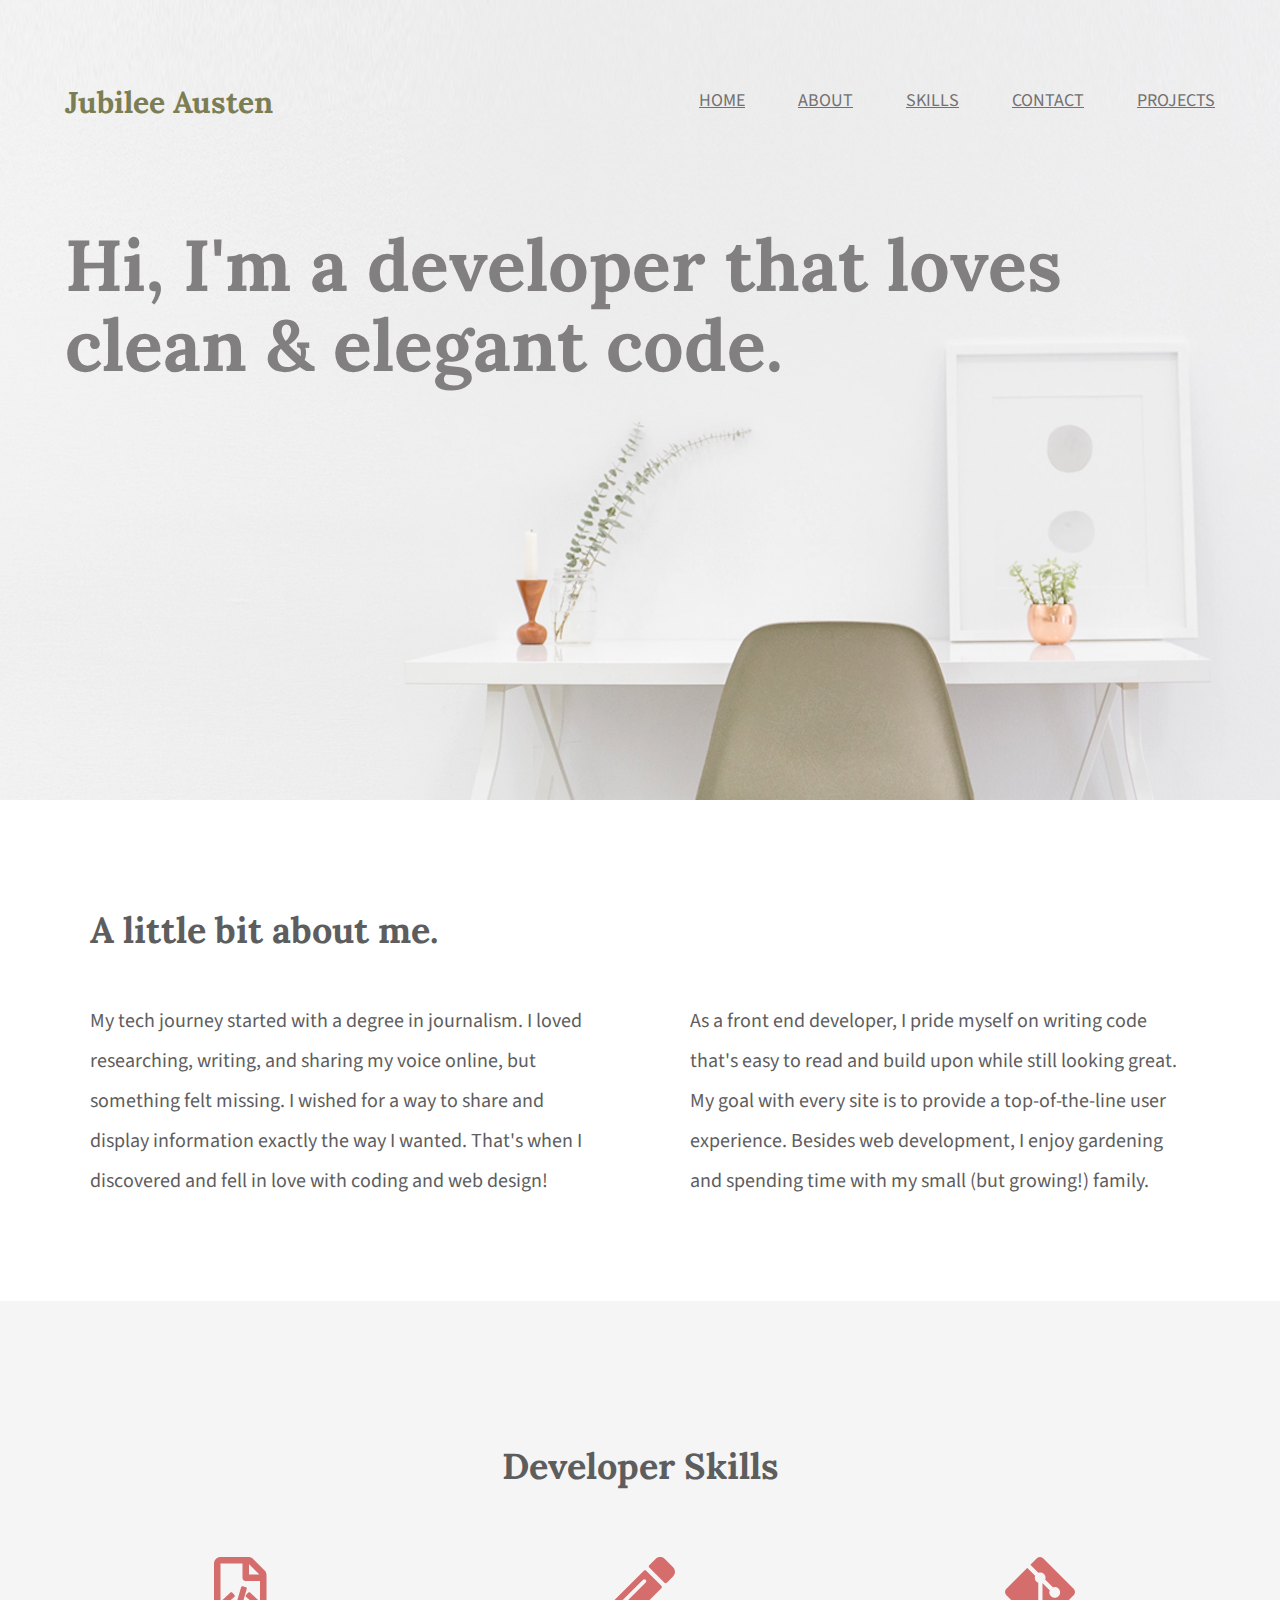
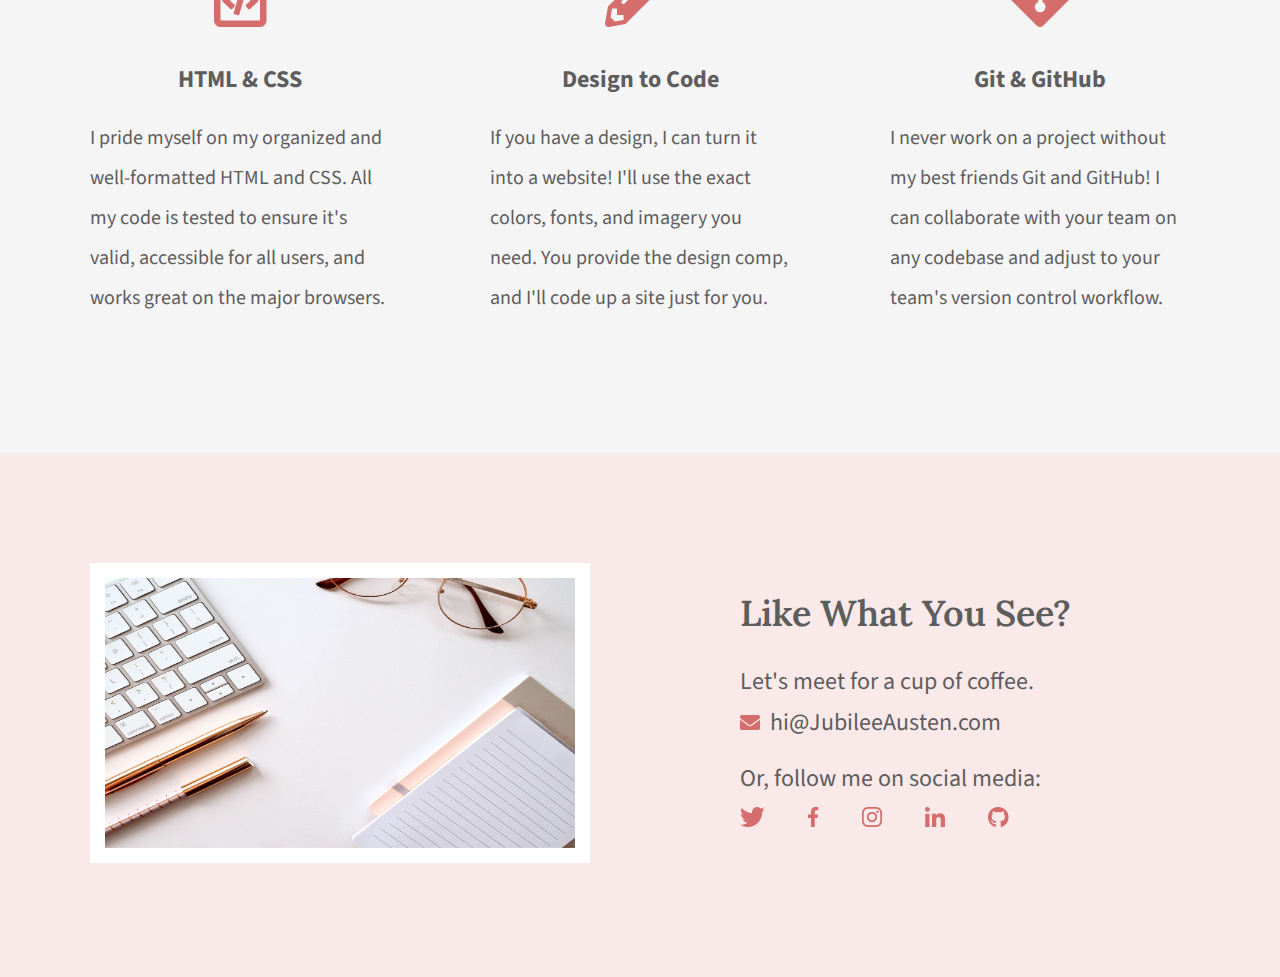
<file: index.html>
<!DOCTYPE html>
<html lang="en">

<head>
    <meta charset="UTF-8">
    <title>Jubilee Austen | Portfolio</title>
    <link rel="stylesheet" href="css/normalize.css">
    <link rel="stylesheet" href="css/main.css">
    <link rel="preconnect" href="https://fonts.googleapis.com">
    <link rel="preconnect" href="https://fonts.gstatic.com" crossorigin>
    <link
        href="https://fonts.googleapis.com/css2?family=Lora:ital,wght@0,400..700;1,400..700&family=Source+Sans+3:ital,wght@0,200..900;1,200..900&display=swap"
        rel="stylesheet">
</head>

<body>
    <header class="homepage-hero">
        <div class="content-wrapper">
            <h1>Jubilee Austen</h1>
            <nav>
                <ul>
                    <li><a href="#">Home</a></li>
                    <li><a href="#about">About</a></li>
                    <li><a href="#skills">Skills</a></li>
                    <li><a href="#contact">Contact</a></li>
                    <li><a href="projects/index.html">Projects</a></li>
                </ul>
            </nav>
            <h2>Hi, I'm a developer that loves clean & elegant code.</h2>
        </div>
    </header>
    <main>
        <section id="about">
            <div class="content-wrapper">
                <h2>A little bit about me.</h2>
                <p>My tech journey started with a degree in journalism. I loved researching, writing, and sharing my
                    voice online, but something felt missing. I wished for a way to share and display information
                    exactly the way I wanted. That's when I discovered and fell in love with coding and web design!
                </p>
                <p>As a front end developer, I pride myself on writing code that's easy to read and build upon while
                    still looking great. My goal with every site is to provide a top-of-the-line user experience.
                    Besides web development, I enjoy gardening and spending time with my small (but growing!) family.
                </p>

            </div>
        </section>
        <section id="skills">
            <div class="content-wrapper">
                <h2>Developer Skills</h2>
                <div class="skill-list">
                    <img src="img/html-icon.png" alt="html icon">
                    <h3>HTML & CSS</h3>
                    <p>I pride myself on my organized and well-formatted HTML and CSS. All my code is tested to ensure
                        it's valid, accessible for all users, and works great on the major browsers.
                    </p>
                </div>
                <div class="skill-list">
                    <img src="img/pencil-icon.png" alt="pencil icon">
                    <h3>Design to Code</h3>
                    <p>
                        If you have a design, I can turn it into a website! I'll use the exact colors, fonts, and
                        imagery you need. You provide the design comp, and I'll code up a site just for you.
                    </p>
                </div>
                <div class="skill-list">
                    <img src="img/git-icon.png" alt="git icon">
                    <h3>Git & GitHub</h3>
                    <p>
                        I never work on a project without my best friends Git and GitHub! I can collaborate with your
                        team on any codebase and adjust to your team's version control workflow.
                    </p>
                </div>
            </div>
        </section>
    </main>

    <footer id="contact">
        <div class="content-wrapper">
            <div class="contact-image">
                <img src="img/jess-bailey-q10VITrVYUM-unsplash.png"
                    alt="desk with a keyboard, pens, glasses and notebook" id="contact-img">
            </div>
            <div class="contact-info">
                <h2>Like What You See?</h2>
                <h3 id="email-header">Let's meet for a cup of coffee.</h3>
                <a href="mailto:hi@JubileeAusten.com"><img src="img/envelope.png" alt="envelope icon"
                        id="envelope-icon">hi@JubileeAusten.com</a>
                <h3 id="socialmedia-header">Or, follow me on social media:</h3>
                <ul>
                    <li><a href="https://twitter.com/home" target="_blank"><img src="img/twitter.png"
                                alt="twitter logo"></a></li>
                    <li><a href="https://facebook.com/" target="_blank"><img src="img/facebook.png"
                                alt="facebook logo"></a></li>
                    <li><a href="https://instagram.com/" target="_blank"><img src="img/instagram.png"
                                alt="instagram logo"></a></li>
                    <li><a href="https://linkedin.com/" target="_blank"><img src="img/linkedin.png"
                                alt="linkedin logo"></a></li>
                    <li><a href="https://github.com/" target="_blank"><img src="img/github.png" alt="github logo"></a>
                    </li>
                </ul>
            </div>

        </div>
    </footer>

</body>

</html>
</file>
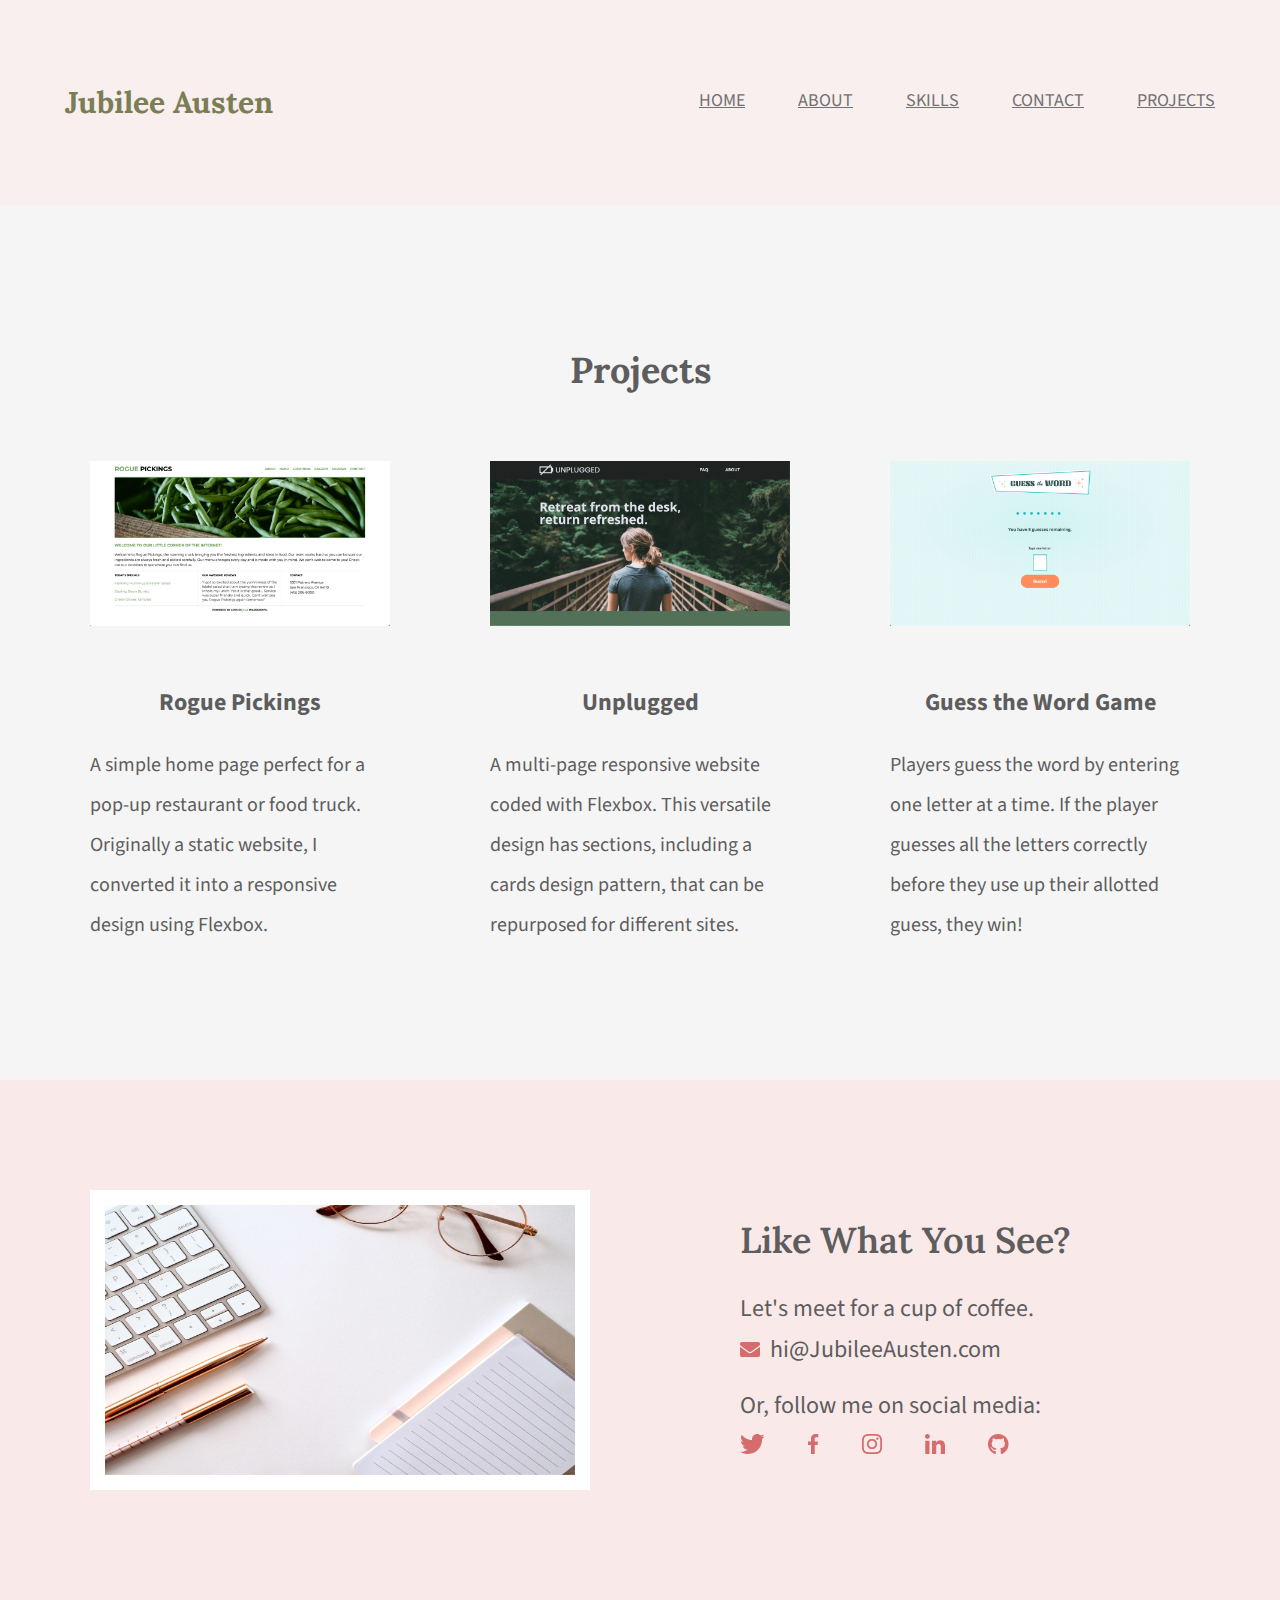
<file: projects/index.html>
<!DOCTYPE html>
<html lang="en">

<head>
    <meta charset="UTF-8">
    <title>Projects | Jubilee Austen</title>
    <link rel="stylesheet" href="../css/normalize.css">
    <link rel="stylesheet" href="../css/main.css">
    <link rel="preconnect" href="https://fonts.googleapis.com">
    <link rel="preconnect" href="https://fonts.gstatic.com" crossorigin>
    <link
        href="https://fonts.googleapis.com/css2?family=Lora:ital,wght@0,400..700;1,400..700&family=Source+Sans+3:ital,wght@0,200..900;1,200..900&display=swap"
        rel="stylesheet">
</head>

<body>
    <header class="projects-hero">
        <div class="content-wrapper">
            <h1>Jubilee Austen</h1>
            <nav>
                <ul>
                    <li><a href="../index.html#">Home</a></li>
                    <li><a href="../index.html#about">About</a></li>
                    <li><a href="../index.html#skills">Skills</a></li>
                    <li><a href="../index.html#contact">Contact</a></li>
                    <li><a href="#projects/index.html">Projects</a></li>
                </ul>
            </nav>

        </div>
    </header>
    <main>
        <section id="portfolio">
            <div class="content-wrapper">
                <h2>Projects</h2>
                <div class="project">
                    <a href="https://skillcrush.github.io/206-rogue_pickings/" target="blank"><img
                            src="../img/rogue-pickings.png" alt="green beans"></a>
                    <h3>Rogue Pickings</h3>
                    <p>A simple home page perfect for a pop-up restaurant or food truck. Originally a static website, I
                        converted it into a responsive design using Flexbox.</p>
                </div>
                <div class="project">
                    <a href="https://skillcrush.github.io/206-unplugged_retreat/" target="blank"><img
                            src="../img/unplugged.png" alt="women walking on a bridge toward the forest"></a>
                    <h3>Unplugged</h3>
                    <p>A multi-page responsive website coded with Flexbox. This versatile design has sections, including
                        a cards design pattern, that can be repurposed for different sites.</p>
                </div>
                <div class="project">
                    <a href="https://skillcrush.github.io/guess-the-word/" target="blank"><img
                            src="../img/guess-the-word-game.png" alt="guess the word page"></a>
                    <h3>Guess the Word Game</h3>
                    <p>Players guess the word by entering one letter at a time. If the player guesses all the
                        letters correctly before they use up their allotted guess, they win!</p>
                </div>
            </div>
            </div>
        </section>
    </main>

    <footer id="contact">
        <div class="content-wrapper">
            <div class="contact-image">
                <img src="../img/jess-bailey-q10VITrVYUM-unsplash.png"
                    alt="desk with a keyboard, pens, glasses and notebook" id="contact-img">
            </div>
            <div class="contact-info">
                <h2>Like What You See?</h2>
                <h3 id="email-header">Let's meet for a cup of coffee.</h3>
                <a href="mailto:hi@JubileeAusten.com"><img src="../img/envelope.png" alt="envelope icon"
                        id="envelope-icon">hi@JubileeAusten.com</a>
                <h3 id="socialmedia-header">Or, follow me on social media:</h3>
                <ul>
                    <li><a href="https://twitter.com/home" target="_blank"><img src="../img/twitter.png"
                                alt="twitter logo"></a></li>
                    <li><a href="https://facebook.com/" target="_blank"><img src="../img/facebook.png"
                                alt="facebook logo"></a></li>
                    <li><a href="https://instagram.com/" target="_blank"><img src="../img/instagram.png"
                                alt="instagram logo"></a></li>
                    <li><a href="https://linkedin.com/" target="_blank"><img src="../img/linkedin.png"
                                alt="linkedin logo"></a></li>
                    <li><a href="https://github.com/" target="_blank"><img src="../img/github.png"
                                alt="github logo"></a>
                    </li>
                </ul>
            </div>

        </div>
    </footer>

</body>

</html>
</file>
<file: css/main.css>
/****** Global Styles ******/
body {
    font-family: 'source sans 3', sans-serif;
    color: #5e5d5e;
}

.content-wrapper {
    width: 1200px;
    margin: 0 auto;
    overflow: auto;
}

/****** Header Styles ******/
.homepage-hero {
    background: url('../img/full-background.png'), #f9efef;
    background-size: cover;
    background-position: center;
    height: 800px;
}

header h1 {
    float: left;
    width: 300px;
    font-family: 'lora', serif;
    font-size: 30px;
    color: #7b7e54;
    padding: 65px 0 65px 25px;
}

header nav {
    width: 800px;
    float: right;
    text-align: right;
    padding: 75px 25px 75px 0;
}

nav ul li {
    display: inline-block;
}

nav ul li a {
    text-transform: uppercase;
    font-size: 18px;
    color: #727172;
    padding-left: 50px;
}

header h2 {
    width: 1000px;
    clear: both;
    font-family: 'lora', serif;
    font-size: 72px;
    line-height: 80px;
    color: #817f80;
    padding: 20px 0 20px 25px;
}

/****** About Styles ******/

#about .content-wrapper {
    padding: 80px 0;
}

#about h2 {
    font-family: 'lora', serif;
    font-size: 36px;
    padding-left: 50px;
}

#about p {
    float: left;
    width: 500px;
    font-size: 20px;
    line-height: 40px;
    padding-left: 50px;
    padding-right: 50px;
}

/****** Skill Styles ******/
#skills {
    background: #f5f5f5;
    text-align: center;
}

#skills .content-wrapper {
    padding: 115px 0;
}

#skills .skill-list {
    float: left;
    width: 300px;
    padding: 0 50px;
}

#skills h2 {
    font-family: 'lora', serif;
    font-size: 36px;
    padding-bottom: 40px;
}

#skills h3 {
    font-size: 24px;
    line-height: 36px;
    margin: 30px 0 20px 0;
}

#skills p {
    font-size: 20px;
    line-height: 40px;
    text-align: left;
}

/****** Contact Styles ******/
#contact {
    background: #f9e9e9;
}

#contact .content-wrapper {
    padding: 110px 0;
}

#contact .contact-image {
    float: left;
    width: 600px;
}

#contact #contact-img {
    width: 500px;
    height: 300px;
    border: 15px solid white;
    box-sizing: border-box;
    margin: 0 50px;
}

#contact .contact-info {
    float: left;
    width: 600px;
    padding-left: 100px;
    box-sizing: border-box;
}

#contact h2 {
    font-family: 'lora', serif;
    font-size: 36px;
    font-weight: 600;
    margin: 30px 0;
}

#contact h3 {
    font-size: 24px;
    line-height: 36px;
    font-weight: 400;
}

#contact #email-header {
    margin-bottom: 5px;
}

#contact #socialmedia-header {
    margin: 20px 0 5px 0;
}

#contact #envelope-icon {
    padding-right: 10px;
}

#contact a {
    text-decoration: none;
    color: #5e5d5e;
    font-size: 24px;
    line-height: 36px;
}

#contact ul {
    margin-top: 0;
    padding-left: 0;
}

#contact ul li {
    display: inline-block;

}

#contact ul img {
    padding-right: 40px;
}

/****** Projects Page Styles ******/
/******Projects Page Header Styles ******/
header.projects-hero{
   background: #f9efef; 
}

/****** Projects Page Projects Styles ******/
#portfolio {
    background: #f5f5f5;
    text-align: center;
}

#portfolio .content-wrapper {
    padding: 115px 0;
}

#portfolio .project {
    float: left;
    width: 300px;
    padding: 0 50px;
}

#portfolio h2 {
    font-family: 'lora', serif;
    font-size: 36px;
    padding-bottom: 40px;
}

#portfolio img{
    width: 300px;
    padding-bottom: 30px;
}

#portfolio h3 {
    font-size: 24px;
    line-height: 36px;
}

#portfolio p {
    font-size: 20px;
    line-height: 40px;
    text-align: left;
}
</file>
